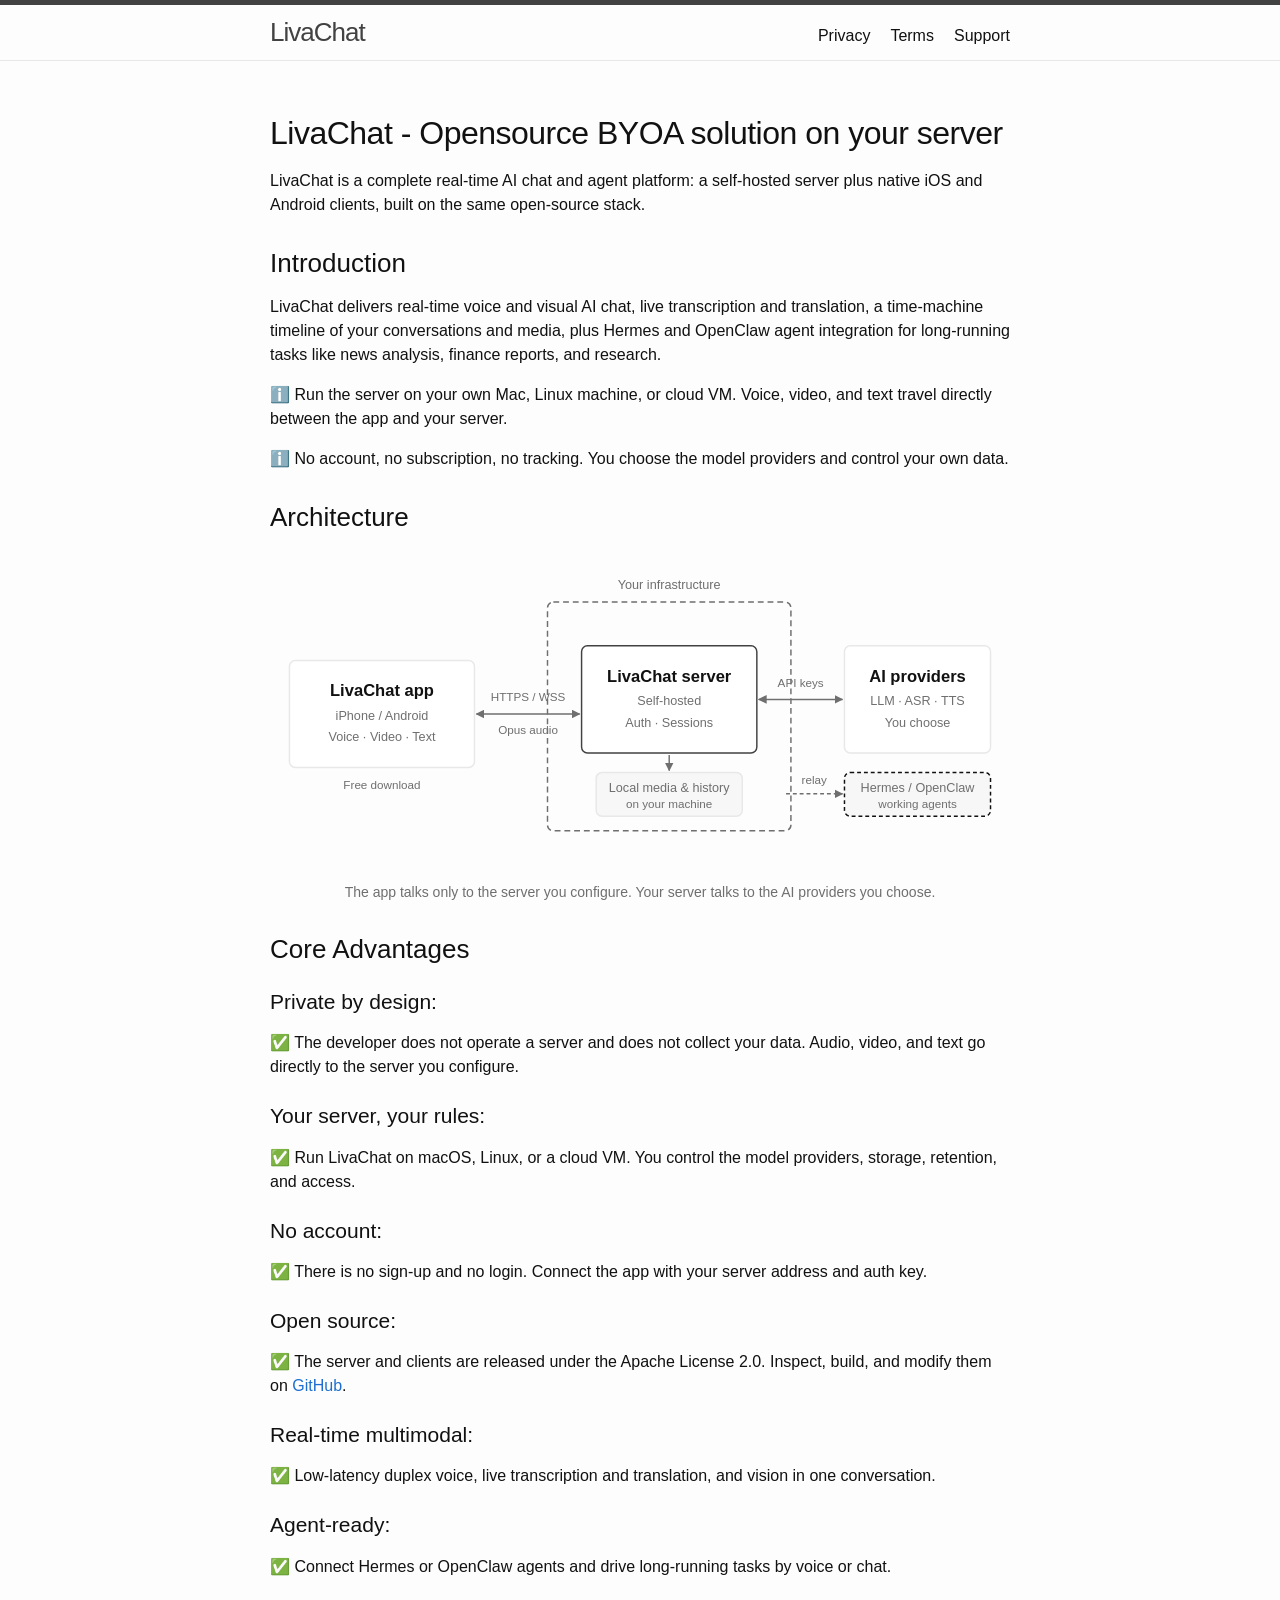
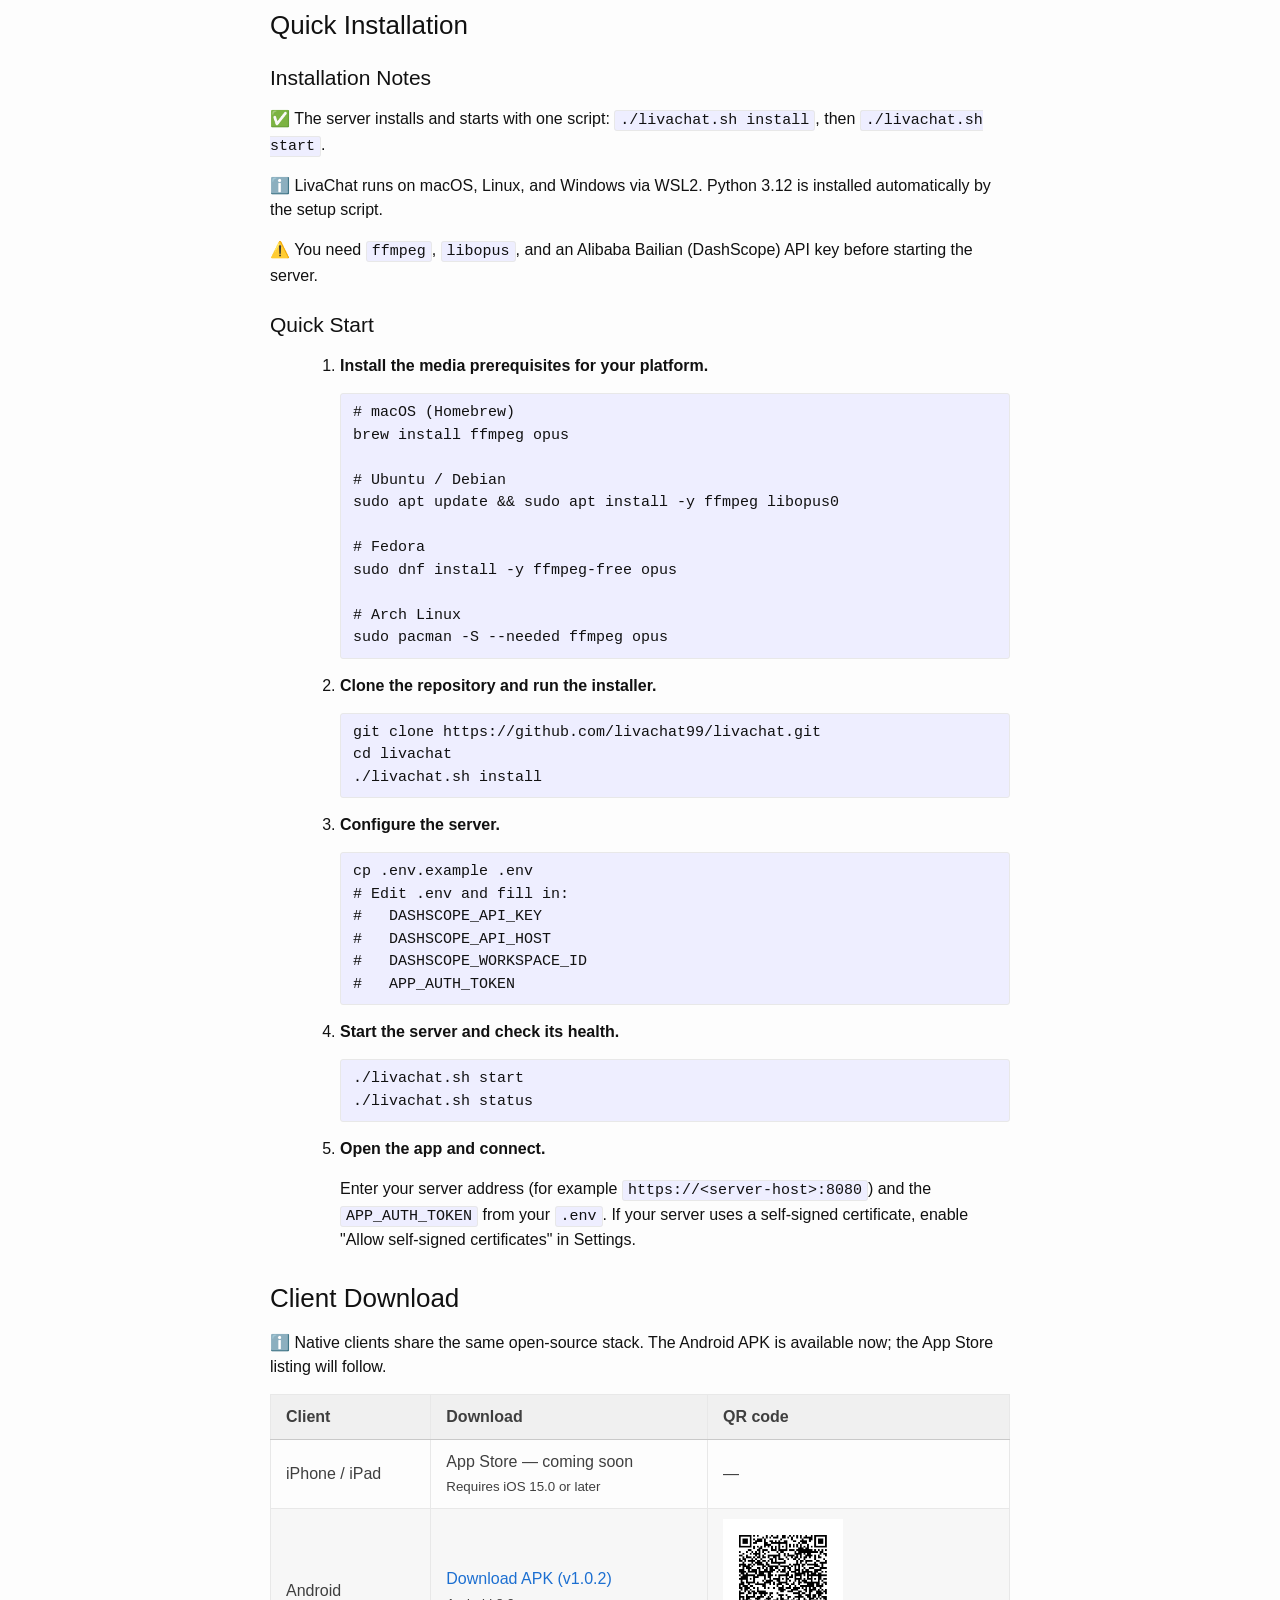
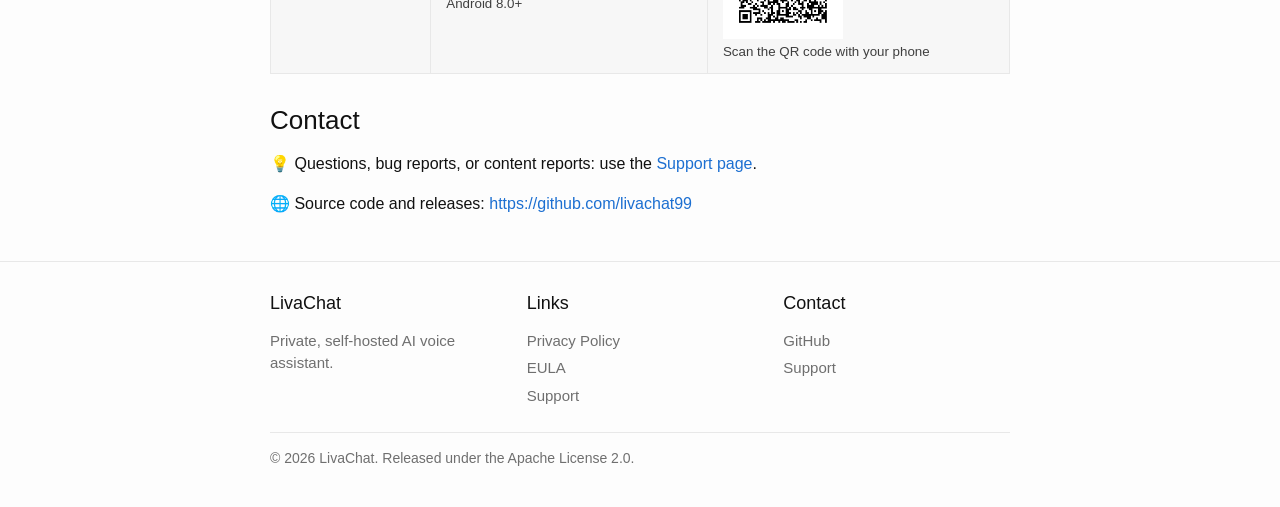
<file: index.html>
<!doctype html>
<html lang="en">
<head>
  <meta charset="utf-8">
  <meta name="viewport" content="width=device-width, initial-scale=1">
  <title>Opensource BYOA solution</title>
  <meta name="description" content="LivaChat is an open-source, self-hosted AI voice and video assistant. Run the server yourself; your conversations go directly to it. Native iOS and Android clients. No account, no subscription, no tracking.">
  <link rel="canonical" href="https://livachat99.github.io/">
  <meta property="og:title" content="LivaChat — Private, self-hosted AI voice assistant">
  <meta property="og:description" content="A private AI voice assistant on your server. Open source, no account, no subscription, no tracking.">
  <meta property="og:type" content="website">
  <meta property="og:url" content="https://livachat99.github.io/">
  <meta property="og:site_name" content="LivaChat">
  <meta name="twitter:card" content="summary">
  <link rel="icon" href="/favicon.ico" sizes="any">
  <link rel="icon" type="image/png" sizes="32x32" href="/images/favicon-32.png">
  <link rel="apple-touch-icon" href="/images/apple-touch-icon.png">
  <link rel="stylesheet" href="/assets/style.css">
</head>
<body>
  <header>
    <div class="wrap nav">
      <a class="brand" href="/">LivaChat</a>
      <nav class="nav-links">
        <a href="/privacy/">Privacy</a>
        <a href="/terms/">Terms</a>
        <a href="/support/">Support</a>
      </nav>
    </div>
  </header>

  <main class="wrap">
    <h1>LivaChat - Opensource BYOA solution on your server</h1>
    <p>LivaChat is a complete real-time AI chat and agent platform: a self-hosted server plus native iOS and Android clients, built on the same open-source stack.</p>

    <h2 id="introduction">Introduction</h2>

    <p>
      LivaChat delivers real-time voice and visual AI chat, live transcription and translation, a
      time-machine timeline of your conversations and media, plus Hermes and OpenClaw agent
      integration for long-running tasks like news analysis, finance reports, and research.
    </p>
    <p>ℹ️ Run the server on your own Mac, Linux machine, or cloud VM. Voice, video, and text travel directly between the app and your server.</p>
    <p>ℹ️ No account, no subscription, no tracking. You choose the model providers and control your own data.</p>

    <h2 id="architecture">Architecture</h2>

    <figure class="arch-figure">
      <div class="diagram-scroll">
        <img src="/images/arch.svg" alt="The LivaChat app on iPhone and Android connects over HTTPS and WebSocket to your self-hosted LivaChat server. The server stores media and history locally and calls the AI providers you configure. Hermes or OpenClaw relay agents can connect to the server." width="760" height="320">
      </div>
      <p class="diagram-hint small muted">Scroll the diagram sideways to see all components.</p>
      <figcaption>The app talks only to the server you configure. Your server talks to the AI providers you choose.</figcaption>
    </figure>

    <h2 id="core-advantages">Core Advantages</h2>

    <h3>Private by design:</h3>
    <p>✅ The developer does not operate a server and does not collect your data. Audio, video, and text go directly to the server you configure.</p>

    <h3>Your server, your rules:</h3>
    <p>✅ Run LivaChat on macOS, Linux, or a cloud VM. You control the model providers, storage, retention, and access.</p>

    <h3>No account:</h3>
    <p>✅ There is no sign-up and no login. Connect the app with your server address and auth key.</p>

    <h3>Open source:</h3>
    <p>✅ The server and clients are released under the Apache License 2.0. Inspect, build, and modify them on <a href="https://github.com/livachat99">GitHub</a>.</p>

    <h3>Real-time multimodal:</h3>
    <p>✅ Low-latency duplex voice, live transcription and translation, and vision in one conversation.</p>

    <h3>Agent-ready:</h3>
    <p>✅ Connect Hermes or OpenClaw agents and drive long-running tasks by voice or chat.</p>

    <h2 id="quick-installation">Quick Installation</h2>

    <h3>Installation Notes</h3>
    <p>✅ The server installs and starts with one script: <code>./livachat.sh install</code>, then <code>./livachat.sh start</code>.</p>
    <p>ℹ️ LivaChat runs on macOS, Linux, and Windows via WSL2. Python 3.12 is installed automatically by the setup script.</p>
    <p>⚠️ You need <code>ffmpeg</code>, <code>libopus</code>, and an Alibaba Bailian (DashScope) API key before starting the server.</p>

    <h3>Quick Start</h3>
    <ol>
      <li>
        <strong>Install the media prerequisites for your platform.</strong>
        <pre><code># macOS (Homebrew)
brew install ffmpeg opus

# Ubuntu / Debian
sudo apt update &amp;&amp; sudo apt install -y ffmpeg libopus0

# Fedora
sudo dnf install -y ffmpeg-free opus

# Arch Linux
sudo pacman -S --needed ffmpeg opus</code></pre>
      </li>
      <li>
        <strong>Clone the repository and run the installer.</strong>
        <pre><code>git clone https://github.com/livachat99/livachat.git
cd livachat
./livachat.sh install</code></pre>
      </li>
      <li>
        <strong>Configure the server.</strong>
        <pre><code>cp .env.example .env
# Edit .env and fill in:
#   DASHSCOPE_API_KEY
#   DASHSCOPE_API_HOST
#   DASHSCOPE_WORKSPACE_ID
#   APP_AUTH_TOKEN</code></pre>
      </li>
      <li>
        <strong>Start the server and check its health.</strong>
        <pre><code>./livachat.sh start
./livachat.sh status</code></pre>
      </li>
      <li>
        <strong>Open the app and connect.</strong>
        <p>Enter your server address (for example <code>https://&lt;server-host&gt;:8080</code>) and the <code>APP_AUTH_TOKEN</code> from your <code>.env</code>. If your server uses a self-signed certificate, enable "Allow self-signed certificates" in Settings.</p>
      </li>
    </ol>

    <h2 id="client-download">Client Download</h2>

    <p>ℹ️ Native clients share the same open-source stack. The Android APK is available now; the App Store listing will follow.</p>

    <div class="table-scroll">
      <table>
        <thead>
          <tr>
            <th>Client</th>
            <th>Download</th>
            <th>QR code</th>
          </tr>
        </thead>
        <tbody>
          <!-- TODO: replace with the App Store URL when the listing is live. -->
          <tr>
            <td>iPhone / iPad</td>
            <td>App Store — coming soon<br><small>Requires iOS 15.0 or later</small></td>
            <td>—</td>
          </tr>
          <tr>
            <td>Android</td>
            <td><a href="https://github.com/livachat99/livachat/releases/download/v1.0.2/LivaChat-1.0.2.apk">Download APK (v1.0.2)</a><br><small>Android 8.0+</small></td>
            <td><a href="https://github.com/livachat99/livachat/releases/download/v1.0.2/LivaChat-1.0.2.apk"><img src="/assets/qr-download-apk.png" width="120" height="120" alt="QR code to download the LivaChat Android APK" loading="lazy"></a><br><small>Scan the QR code with your phone</small></td>
          </tr>
        </tbody>
      </table>
    </div>

    <h2 id="contact">Contact</h2>

    <p>💡 Questions, bug reports, or content reports: use the <a href="/support/">Support page</a>.</p>
    <p>🌐 Source code and releases: <a href="https://github.com/livachat99">https://github.com/livachat99</a></p>
  </main>

  <footer>
    <div class="wrap">
      <div class="footer-cols">
        <div class="footer-col">
          <h2>LivaChat</h2>
          <p>Private, self-hosted AI voice assistant.</p>
        </div>
        <div class="footer-col">
          <h2>Links</h2>
          <ul>
            <li><a href="/privacy/">Privacy Policy</a></li>
            <li><a href="/terms/">EULA</a></li>
            <li><a href="/support/">Support</a></li>
          </ul>
        </div>
        <div class="footer-col">
          <h2>Contact</h2>
          <ul>
            <li><a href="https://github.com/livachat99">GitHub</a></li>
            <li><a href="/support/">Support</a></li>
          </ul>
        </div>
      </div>
      <p class="footer-bottom">© 2026 LivaChat. Released under the Apache License 2.0.</p>
    </div>
  </footer>
</body>
</html>
</file>
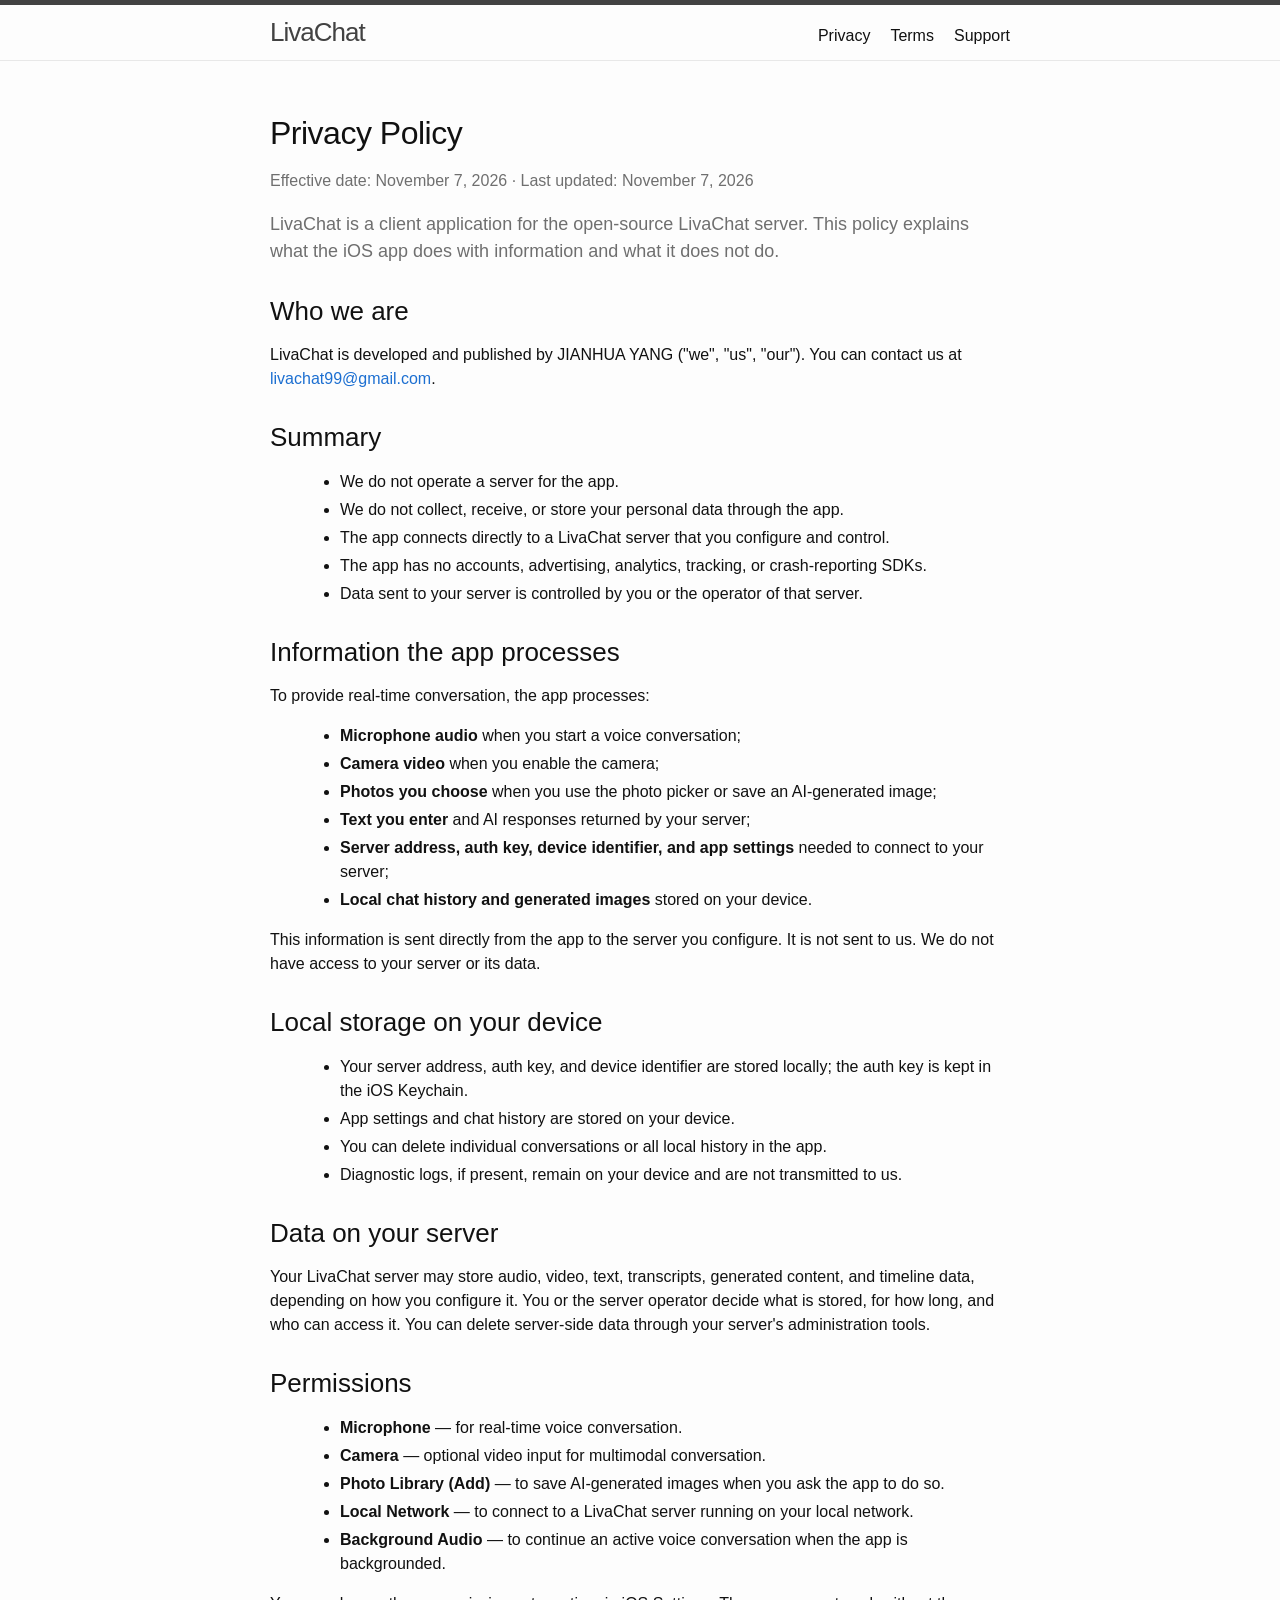
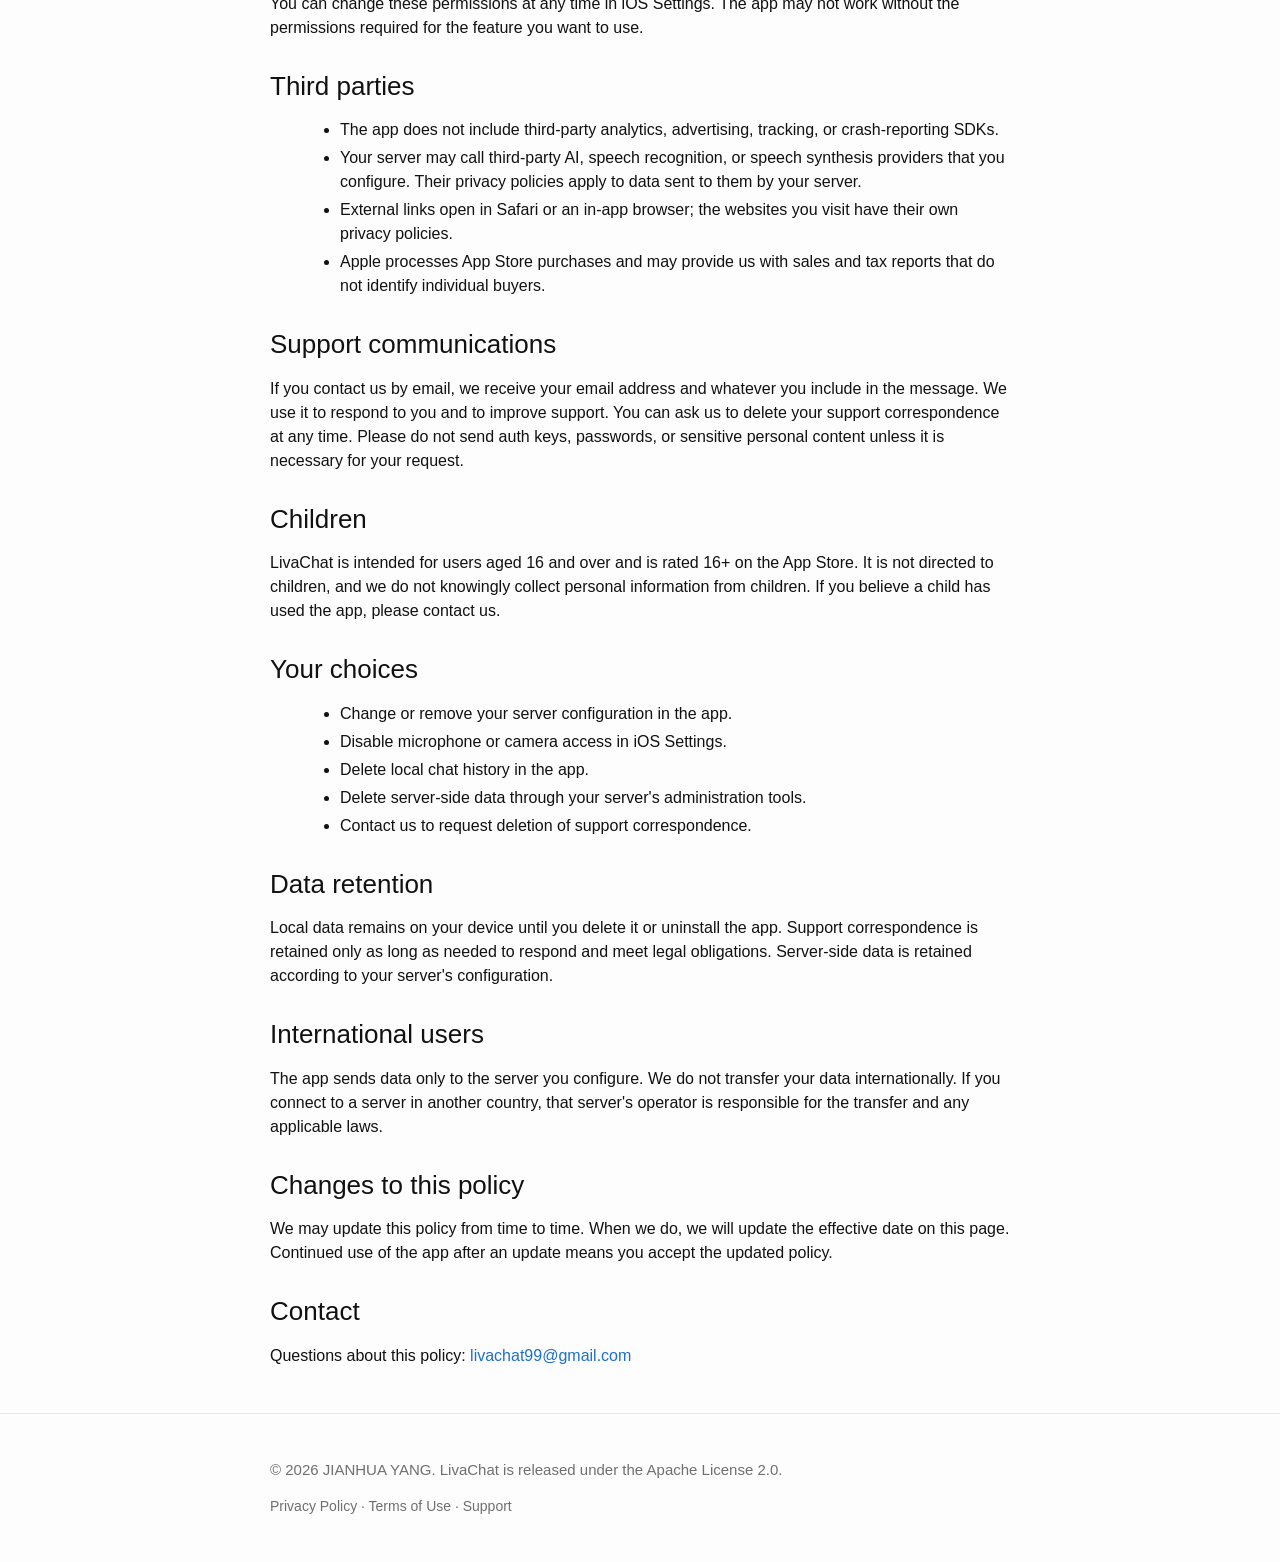
<file: privacy/index.html>
<!doctype html>
<html lang="en">
<head>
  <meta charset="utf-8">
  <meta name="viewport" content="width=device-width, initial-scale=1">
  <title>Privacy Policy — LivaChat</title>
  <meta name="description" content="How the LivaChat iOS app handles data. The developer does not collect or store your data.">
  <link rel="stylesheet" href="/assets/style.css">
</head>
<body>
  <header>
    <div class="wrap nav">
      <a class="brand" href="/">LivaChat</a>
      <nav class="nav-links">
        <a href="/privacy/">Privacy</a>
        <a href="/terms/">Terms</a>
        <a href="/support/">Support</a>
      </nav>
    </div>
  </header>

  <main class="wrap">
    <h1>Privacy Policy</h1>
    <p class="muted">Effective date: November 7, 2026 · Last updated: November 7, 2026</p>

    <p class="lead">
      LivaChat is a client application for the open-source LivaChat server.
      This policy explains what the iOS app does with information and what it does not do.
    </p>

    <h2>Who we are</h2>
    <p>
      LivaChat is developed and published by JIANHUA YANG ("we", "us", "our").
      You can contact us at <a href="mailto:livachat99@gmail.com">livachat99@gmail.com</a>.
    </p>

    <h2>Summary</h2>
    <ul>
      <li>We do not operate a server for the app.</li>
      <li>We do not collect, receive, or store your personal data through the app.</li>
      <li>The app connects directly to a LivaChat server that you configure and control.</li>
      <li>The app has no accounts, advertising, analytics, tracking, or crash-reporting SDKs.</li>
      <li>Data sent to your server is controlled by you or the operator of that server.</li>
    </ul>

    <h2>Information the app processes</h2>
    <p>
      To provide real-time conversation, the app processes:
    </p>
    <ul>
      <li><strong>Microphone audio</strong> when you start a voice conversation;</li>
      <li><strong>Camera video</strong> when you enable the camera;</li>
      <li><strong>Photos you choose</strong> when you use the photo picker or save an AI-generated image;</li>
      <li><strong>Text you enter</strong> and AI responses returned by your server;</li>
      <li><strong>Server address, auth key, device identifier, and app settings</strong> needed to connect to your server;</li>
      <li><strong>Local chat history and generated images</strong> stored on your device.</li>
    </ul>
    <p>
      This information is sent directly from the app to the server you configure.
      It is not sent to us. We do not have access to your server or its data.
    </p>

    <h2>Local storage on your device</h2>
    <ul>
      <li>Your server address, auth key, and device identifier are stored locally; the auth key is kept in the iOS Keychain.</li>
      <li>App settings and chat history are stored on your device.</li>
      <li>You can delete individual conversations or all local history in the app.</li>
      <li>Diagnostic logs, if present, remain on your device and are not transmitted to us.</li>
    </ul>

    <h2>Data on your server</h2>
    <p>
      Your LivaChat server may store audio, video, text, transcripts, generated content, and timeline data,
      depending on how you configure it. You or the server operator decide what is stored, for how long,
      and who can access it. You can delete server-side data through your server's administration tools.
    </p>

    <h2>Permissions</h2>
    <ul>
      <li><strong>Microphone</strong> — for real-time voice conversation.</li>
      <li><strong>Camera</strong> — optional video input for multimodal conversation.</li>
      <li><strong>Photo Library (Add)</strong> — to save AI-generated images when you ask the app to do so.</li>
      <li><strong>Local Network</strong> — to connect to a LivaChat server running on your local network.</li>
      <li><strong>Background Audio</strong> — to continue an active voice conversation when the app is backgrounded.</li>
    </ul>
    <p>
      You can change these permissions at any time in iOS Settings. The app may not work without the permissions required for the feature you want to use.
    </p>

    <h2>Third parties</h2>
    <ul>
      <li>The app does not include third-party analytics, advertising, tracking, or crash-reporting SDKs.</li>
      <li>Your server may call third-party AI, speech recognition, or speech synthesis providers that you configure. Their privacy policies apply to data sent to them by your server.</li>
      <li>External links open in Safari or an in-app browser; the websites you visit have their own privacy policies.</li>
      <li>Apple processes App Store purchases and may provide us with sales and tax reports that do not identify individual buyers.</li>
    </ul>

    <h2>Support communications</h2>
    <p>
      If you contact us by email, we receive your email address and whatever you include in the message.
      We use it to respond to you and to improve support. You can ask us to delete your support correspondence at any time.
      Please do not send auth keys, passwords, or sensitive personal content unless it is necessary for your request.
    </p>

    <h2>Children</h2>
    <p>
      LivaChat is intended for users aged 16 and over and is rated 16+ on the App Store.
      It is not directed to children, and we do not knowingly collect personal information from children.
      If you believe a child has used the app, please contact us.
    </p>

    <h2>Your choices</h2>
    <ul>
      <li>Change or remove your server configuration in the app.</li>
      <li>Disable microphone or camera access in iOS Settings.</li>
      <li>Delete local chat history in the app.</li>
      <li>Delete server-side data through your server's administration tools.</li>
      <li>Contact us to request deletion of support correspondence.</li>
    </ul>

    <h2>Data retention</h2>
    <p>
      Local data remains on your device until you delete it or uninstall the app.
      Support correspondence is retained only as long as needed to respond and meet legal obligations.
      Server-side data is retained according to your server's configuration.
    </p>

    <h2>International users</h2>
    <p>
      The app sends data only to the server you configure. We do not transfer your data internationally.
      If you connect to a server in another country, that server's operator is responsible for the transfer and any applicable laws.
    </p>

    <h2>Changes to this policy</h2>
    <p>
      We may update this policy from time to time. When we do, we will update the effective date on this page.
      Continued use of the app after an update means you accept the updated policy.
    </p>

    <h2>Contact</h2>
    <p>
      Questions about this policy: <a href="mailto:livachat99@gmail.com">livachat99@gmail.com</a>
    </p>
  </main>

  <footer>
    <div class="wrap">
      <p>© 2026 JIANHUA YANG. LivaChat is released under the Apache License 2.0.</p>
      <p class="small">
        <a href="/privacy/">Privacy Policy</a> ·
        <a href="/terms/">Terms of Use</a> ·
        <a href="/support/">Support</a>
      </p>
    </div>
  </footer>
</body>
</html>
</file>
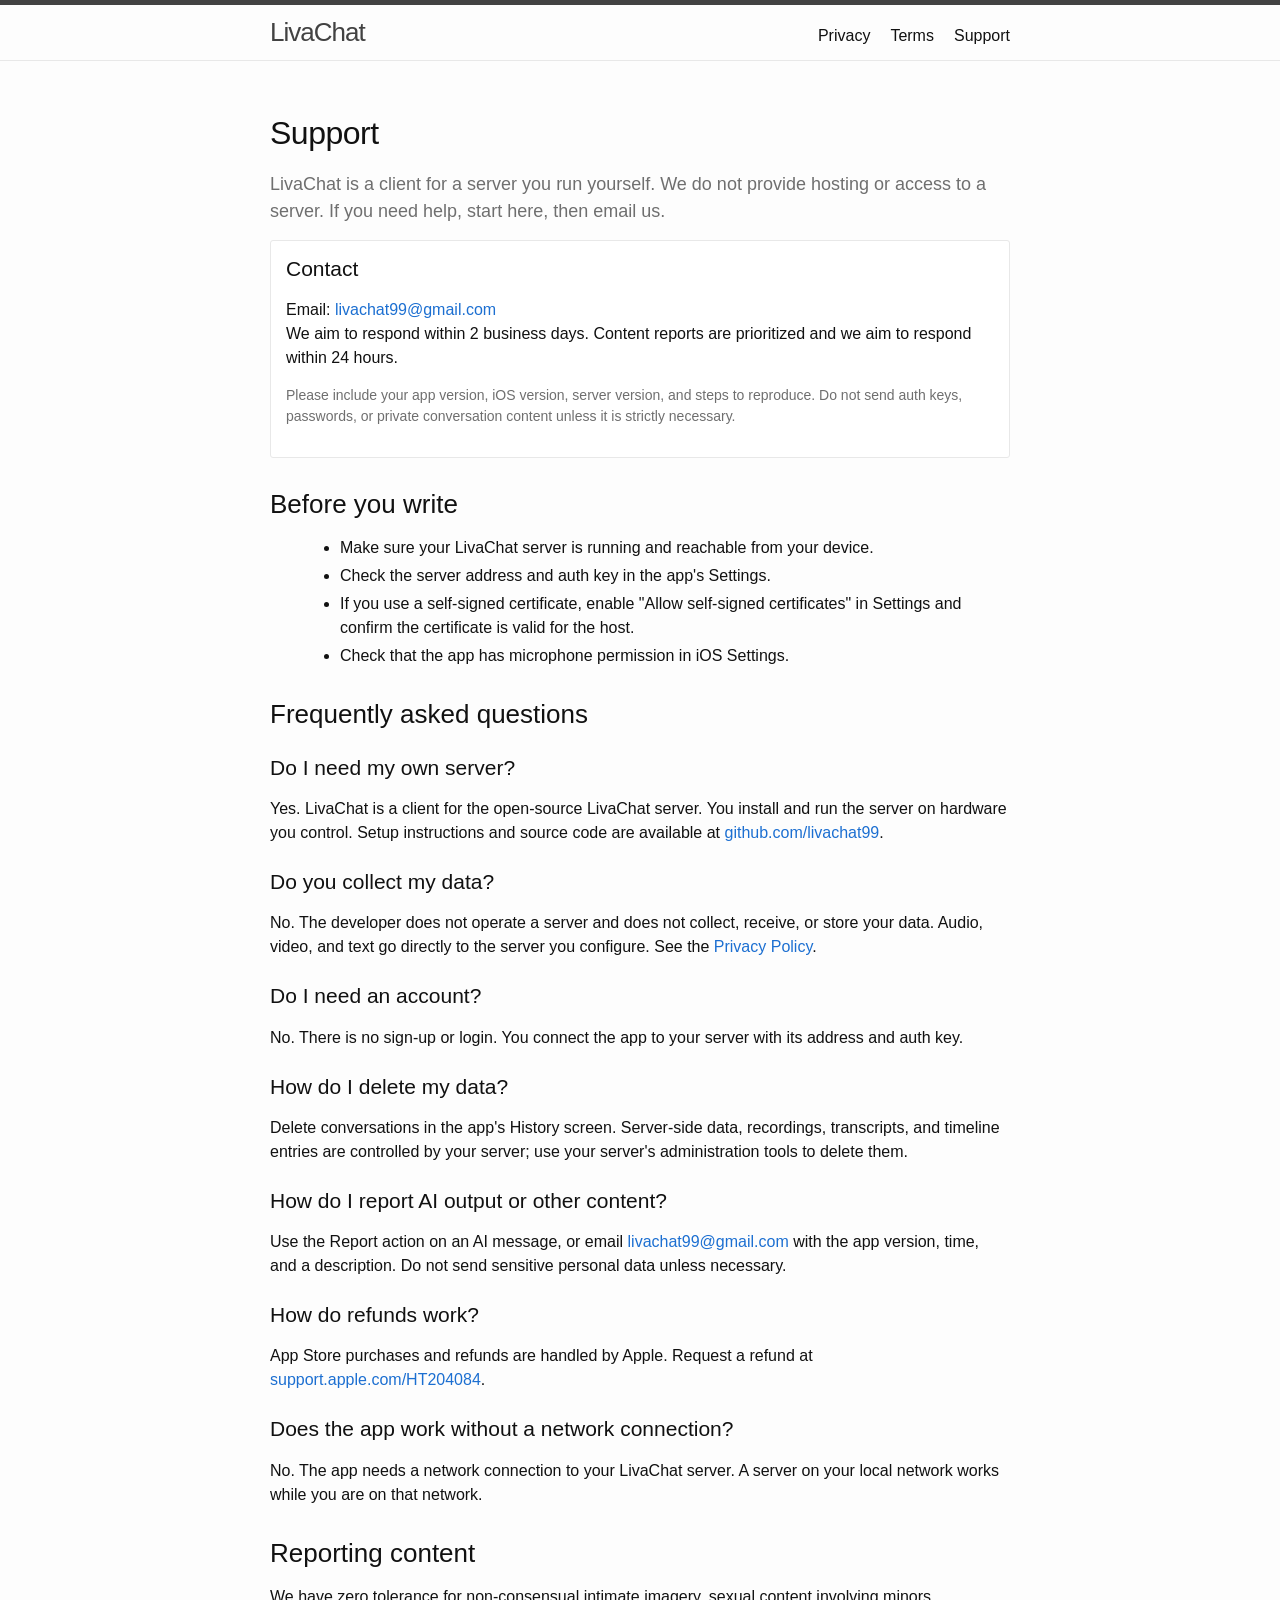
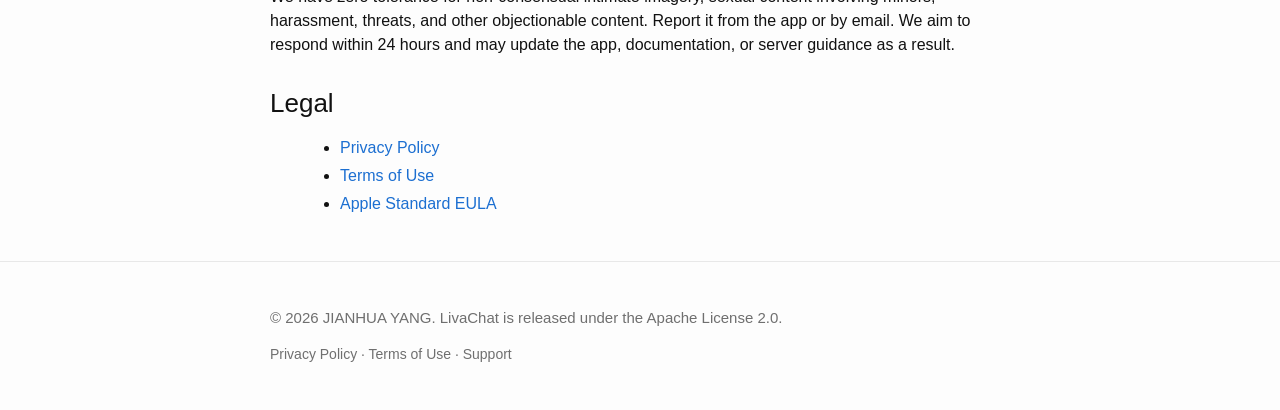
<file: support/index.html>
<!doctype html>
<html lang="en">
<head>
  <meta charset="utf-8">
  <meta name="viewport" content="width=device-width, initial-scale=1">
  <title>Support — LivaChat</title>
  <meta name="description" content="LivaChat support: setup help, content reports, refunds, and data deletion.">
  <link rel="stylesheet" href="/assets/style.css">
</head>
<body>
  <header>
    <div class="wrap nav">
      <a class="brand" href="/">LivaChat</a>
      <nav class="nav-links">
        <a href="/privacy/">Privacy</a>
        <a href="/terms/">Terms</a>
        <a href="/support/">Support</a>
      </nav>
    </div>
  </header>

  <main class="wrap">
    <h1>Support</h1>
    <p class="lead">
      LivaChat is a client for a server you run yourself. We do not provide hosting or access to a server.
      If you need help, start here, then email us.
    </p>

    <div class="card">
      <h3>Contact</h3>
      <p>
        Email: <a href="mailto:livachat99@gmail.com">livachat99@gmail.com</a><br>
        We aim to respond within 2 business days. Content reports are prioritized and we aim to respond within 24 hours.
      </p>
      <p class="muted small">
        Please include your app version, iOS version, server version, and steps to reproduce.
        Do not send auth keys, passwords, or private conversation content unless it is strictly necessary.
      </p>
    </div>

    <h2>Before you write</h2>
    <ul>
      <li>Make sure your LivaChat server is running and reachable from your device.</li>
      <li>Check the server address and auth key in the app's Settings.</li>
      <li>If you use a self-signed certificate, enable "Allow self-signed certificates" in Settings and confirm the certificate is valid for the host.</li>
      <li>Check that the app has microphone permission in iOS Settings.</li>
    </ul>

    <h2>Frequently asked questions</h2>

    <h3>Do I need my own server?</h3>
    <p>
      Yes. LivaChat is a client for the open-source LivaChat server. You install and run the server on hardware you control.
      Setup instructions and source code are available at <a href="https://github.com/livachat99">github.com/livachat99</a>.
    </p>

    <h3>Do you collect my data?</h3>
    <p>
      No. The developer does not operate a server and does not collect, receive, or store your data.
      Audio, video, and text go directly to the server you configure. See the <a href="/privacy/">Privacy Policy</a>.
    </p>

    <h3>Do I need an account?</h3>
    <p>
      No. There is no sign-up or login. You connect the app to your server with its address and auth key.
    </p>

    <h3>How do I delete my data?</h3>
    <p>
      Delete conversations in the app's History screen. Server-side data, recordings, transcripts, and timeline entries
      are controlled by your server; use your server's administration tools to delete them.
    </p>

    <h3>How do I report AI output or other content?</h3>
    <p>
      Use the Report action on an AI message, or email <a href="mailto:livachat99@gmail.com">livachat99@gmail.com</a> with
      the app version, time, and a description. Do not send sensitive personal data unless necessary.
    </p>

    <h3>How do refunds work?</h3>
    <p>
      App Store purchases and refunds are handled by Apple. Request a refund at
      <a href="https://support.apple.com/HT204084">support.apple.com/HT204084</a>.
    </p>

    <h3>Does the app work without a network connection?</h3>
    <p>
      No. The app needs a network connection to your LivaChat server. A server on your local network works while you are on that network.
    </p>

    <h2>Reporting content</h2>
    <p>
      We have zero tolerance for non-consensual intimate imagery, sexual content involving minors, harassment, threats,
      and other objectionable content. Report it from the app or by email. We aim to respond within 24 hours and may
      update the app, documentation, or server guidance as a result.
    </p>

    <h2>Legal</h2>
    <ul>
      <li><a href="/privacy/">Privacy Policy</a></li>
      <li><a href="/terms/">Terms of Use</a></li>
      <li><a href="https://www.apple.com/legal/internet-services/itunes/dev/stdeula/">Apple Standard EULA</a></li>
    </ul>
  </main>

  <footer>
    <div class="wrap">
      <p>© 2026 JIANHUA YANG. LivaChat is released under the Apache License 2.0.</p>
      <p class="small">
        <a href="/privacy/">Privacy Policy</a> ·
        <a href="/terms/">Terms of Use</a> ·
        <a href="/support/">Support</a>
      </p>
    </div>
  </footer>
</body>
</html>
</file>
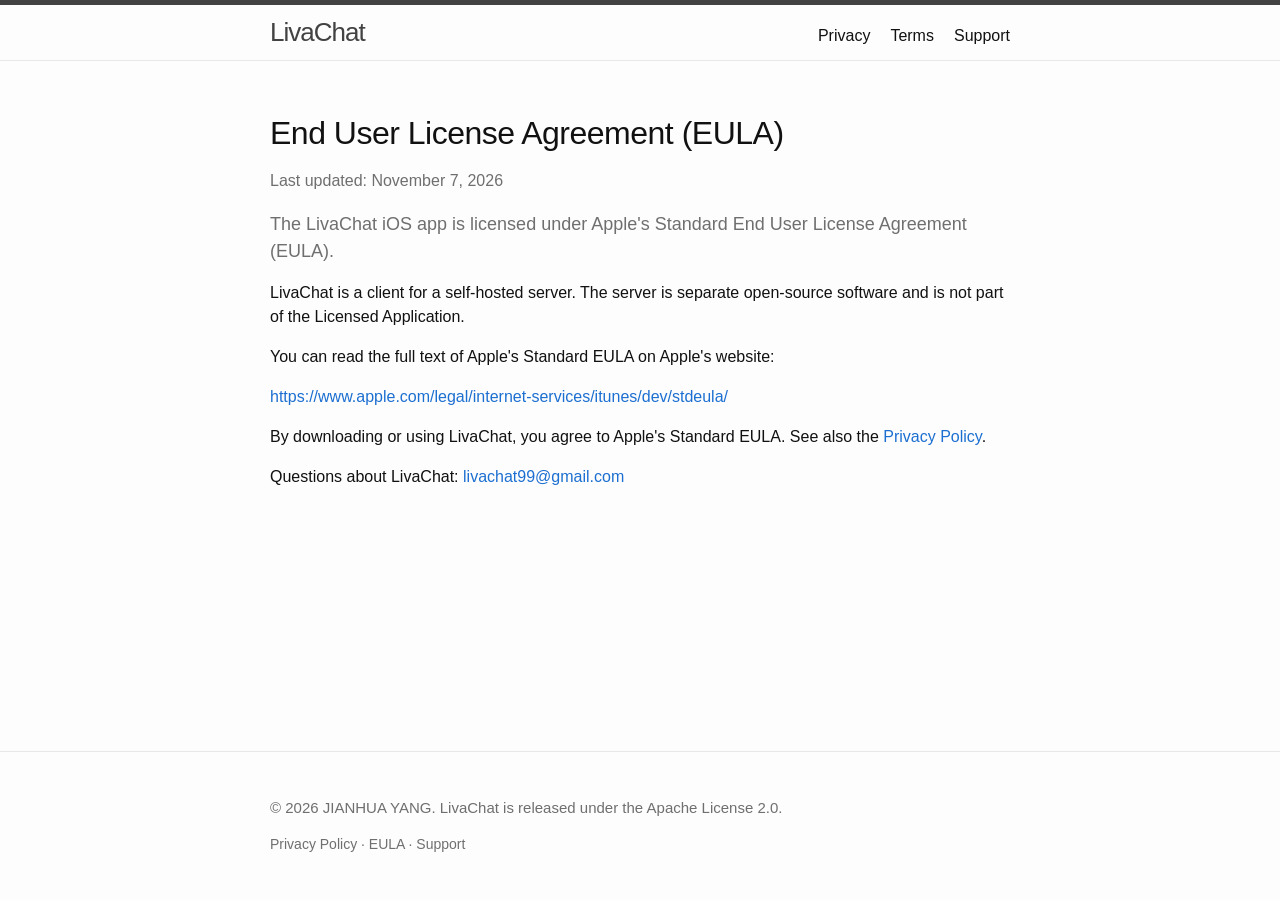
<file: terms/index.html>
<!doctype html>
<html lang="en">
<head>
  <meta charset="utf-8">
  <meta name="viewport" content="width=device-width, initial-scale=1">
  <title>End User License Agreement (EULA) — LivaChat</title>
  <meta name="description" content="LivaChat uses Apple's Standard End User License Agreement (EULA).">
  <link rel="stylesheet" href="/assets/style.css">
</head>
<body>
  <header>
    <div class="wrap nav">
      <a class="brand" href="/">LivaChat</a>
      <nav class="nav-links">
        <a href="/privacy/">Privacy</a>
        <a href="/terms/">Terms</a>
        <a href="/support/">Support</a>
      </nav>
    </div>
  </header>

  <main class="wrap">
    <h1>End User License Agreement (EULA)</h1>
    <p class="muted">Last updated: November 7, 2026</p>

    <p class="lead">
      The LivaChat iOS app is licensed under Apple's Standard End User License Agreement (EULA).
    </p>

    <p>
      LivaChat is a client for a self-hosted server. The server is separate open-source software
      and is not part of the Licensed Application.
    </p>

    <p>
      You can read the full text of Apple's Standard EULA on Apple's website:
    </p>

    <p>
      <a href="https://www.apple.com/legal/internet-services/itunes/dev/stdeula/" rel="noopener">
        https://www.apple.com/legal/internet-services/itunes/dev/stdeula/
      </a>
    </p>

    <p>
      By downloading or using LivaChat, you agree to Apple's Standard EULA. See also the
      <a href="/privacy/">Privacy Policy</a>.
    </p>

    <p>
      Questions about LivaChat: <a href="mailto:livachat99@gmail.com">livachat99@gmail.com</a>
    </p>
  </main>

  <footer>
    <div class="wrap">
      <p>© 2026 JIANHUA YANG. LivaChat is released under the Apache License 2.0.</p>
      <p class="small">
        <a href="/privacy/">Privacy Policy</a> ·
        <a href="/terms/">EULA</a> ·
        <a href="/support/">Support</a>
      </p>
    </div>
  </footer>
</body>
</html>
</file>
<file: assets/style.css>
/*
 * LivaChat site styles.
 *
 * The visual language follows the Jekyll Minima theme used by
 * https://sqmeeting.github.io/ : an 800px wrapper, system-ui type,
 * a 5px header rule, bordered tables, #eef code blocks, and a
 * three-column footer.
 *
 * Minima is MIT-licensed: https://github.com/jekyll/minima
 */

:root {
  --bg: #fdfdfd;
  --text: #111111;
  --muted: #6f6f6f;        /* slightly darker than Minima's #828282 for 4.5:1 text contrast */
  --border: #e8e8e8;
  --border-strong: #424242;
  --link: #1c6fd1;         /* Minima blue, darkened for 4.5:1 contrast on #fdfdfd */
  --link-visited: #1756a9;
  --code-bg: #eef;
  --table-head: #f0f0f0;
  --table-even: #f7f7f7;
  --wrap: 800px;
  --pad: 30px;
}

*,
*::before,
*::after {
  box-sizing: border-box;
}

html {
  -webkit-text-size-adjust: 100%;
}

body {
  margin: 0;
  font: 400 16px/1.5 -apple-system, BlinkMacSystemFont, "Segoe UI", Roboto,
    Helvetica, Arial, sans-serif, "Apple Color Emoji", "Segoe UI Emoji",
    "Segoe UI Symbol";
  color: var(--text);
  background: var(--bg);
  display: flex;
  min-height: 100vh;
  flex-direction: column;
  font-feature-settings: "kern" 1;
  font-kerning: normal;
}

h1,
h2,
h3,
h4,
h5,
h6,
p,
blockquote,
pre,
ul,
ol,
dl,
figure,
table,
.highlight {
  margin-bottom: 15px;
}

h1,
h2,
h3,
h4,
h5,
h6 {
  font-weight: 400;
  line-height: 1.25;
}

h1 {
  font-size: 32px;
  letter-spacing: -0.5px;
}

h2 {
  font-size: 26px;
  margin-top: 30px;
}

h3 {
  font-size: 21px;
  margin-top: 24px;
}

h4 {
  font-size: 18px;
}

p,
li {
  color: var(--text);
}

a {
  color: var(--link);
  text-decoration: none;
}

a:visited {
  color: var(--link-visited);
}

a:hover {
  color: var(--text);
  text-decoration: underline;
}

img,
svg {
  max-width: 100%;
  vertical-align: middle;
}

figure > img,
figure > svg {
  display: block;
}

ul,
ol {
  margin-left: 30px;
}

li > ul,
li > ol {
  margin-bottom: 0;
}

li {
  margin: 4px 0;
}

blockquote {
  color: var(--muted);
  border-left: 4px solid var(--border);
  padding-left: 15px;
  font-size: 18px;
  letter-spacing: -1px;
  font-style: italic;
}

blockquote > :last-child {
  margin-bottom: 0;
}

pre,
code {
  font-family: ui-monospace, SFMono-Regular, Menlo, Consolas, monospace;
  font-size: 15px;
  border: 1px solid var(--border);
  border-radius: 3px;
  background: var(--code-bg);
}

code {
  padding: 1px 5px;
}

pre {
  padding: 8px 12px;
  overflow-x: auto;
}

pre > code {
  border: 0;
  padding: 0;
  background: transparent;
  font-size: inherit;
}

table {
  width: 100%;
  text-align: left;
  color: #3f3f3f;
  border-collapse: collapse;
  border: 1px solid var(--border);
  margin-bottom: 30px;
}

table tr:nth-child(even) {
  background: var(--table-even);
}

table th,
table td {
  padding: 10px 15px;
  border: 1px solid var(--border);
}

table th {
  background: var(--table-head);
  border-bottom-color: #c9c9c9;
}

.table-scroll {
  overflow-x: auto;
  margin-bottom: 30px;
}

.table-scroll table {
  margin-bottom: 0;
  min-width: 520px;
}

.wrap {
  width: 100%;
  max-width: var(--wrap);
  margin: 0 auto;
  padding: 0 var(--pad);
}

header {
  border-top: 5px solid var(--border-strong);
  border-bottom: 1px solid var(--border);
  background: var(--bg);
}

.nav {
  display: flex;
  align-items: baseline;
  justify-content: space-between;
  gap: 8px 20px;
  flex-wrap: wrap;
  padding-top: 12px;
  padding-bottom: 12px;
}

.brand {
  font-size: 26px;
  font-weight: 300;
  line-height: 1.2;
  letter-spacing: -1px;
  color: var(--border-strong);
}

.brand:visited {
  color: var(--border-strong);
}

.brand:hover {
  color: var(--text);
  text-decoration: none;
}

.nav-links {
  display: flex;
  flex-wrap: wrap;
  gap: 4px 20px;
  font-size: 16px;
  line-height: 1.5;
}

.nav-links a,
.nav-links a:visited {
  color: var(--text);
}

.nav-links a:hover {
  color: var(--text);
}

main {
  display: block;
  flex: 1;
  min-width: 0; /* allow the flex item to shrink so .diagram-scroll/.table-scroll can scroll */
  padding-top: 30px;
  padding-bottom: 30px;
}

main.wrap {
  padding-top: 30px;
  padding-bottom: 30px;
}

.lead {
  font-size: 18px;
  color: var(--muted);
}

.muted {
  color: var(--muted);
}

.small {
  font-size: 14px;
}

.card {
  background: #fff;
  border: 1px solid var(--border);
  border-radius: 3px;
  padding: 15px;
  margin-bottom: 30px;
}

.card h3 {
  margin-top: 0;
}

.note {
  border-left: 4px solid var(--border);
  padding-left: 15px;
  color: var(--muted);
}

.button {
  display: inline-block;
  padding: 6px 12px;
  border: 1px solid var(--border);
  border-radius: 3px;
  color: var(--text);
  background: #fff;
}

.button:visited {
  color: var(--text);
}

.button:hover {
  background: var(--table-head);
  text-decoration: none;
}

.arch-figure {
  margin: 20px 0 30px;
}

.arch-figure figcaption {
  font-size: 14px;
  color: var(--muted);
  text-align: center;
  margin-top: 8px;
}

.diagram-scroll {
  overflow-x: auto;
}

.diagram-scroll img {
  min-width: 560px;
}

.diagram-hint {
  display: none;
  font-size: 14px;
  color: var(--muted);
  margin-top: 8px;
}

.footer-cols {
  display: flex;
  flex-wrap: wrap;
  gap: 30px;
}

.footer-col {
  flex: 1 1 200px;
}

.footer-col h2 {
  font-size: 18px;
  margin: 0 0 15px;
  color: var(--text);
}

.footer-col ul {
  list-style: none;
  margin: 0;
  padding: 0;
}

.footer-col li {
  margin: 0 0 5px;
}

.footer-col a,
.footer-col a:visited {
  color: var(--muted);
}

.footer-col a:hover {
  color: var(--text);
}

.footer-col p {
  color: var(--muted);
}

footer {
  border-top: 1px solid var(--border);
  padding-top: 30px;
  padding-bottom: 30px;
  color: var(--muted);
  font-size: 15px;
}

footer p {
  color: var(--muted);
}

footer a,
footer a:visited {
  color: var(--muted);
}

footer a:hover {
  color: var(--text);
}

.footer-bottom {
  border-top: 1px solid var(--border);
  margin-top: 20px;
  padding-top: 15px;
  font-size: 14px;
}

@media (max-width: 800px) {
  :root {
    --pad: 15px;
  }

  h1 {
    font-size: 28px;
  }

  h2 {
    font-size: 22px;
  }

  h3 {
    font-size: 19px;
  }

  .lead {
    font-size: 17px;
  }

  main,
  main.wrap {
    padding-top: 20px;
    padding-bottom: 20px;
  }

  footer {
    padding-top: 20px;
    padding-bottom: 20px;
  }

  .diagram-hint {
    display: block;
  }
}
</file>
